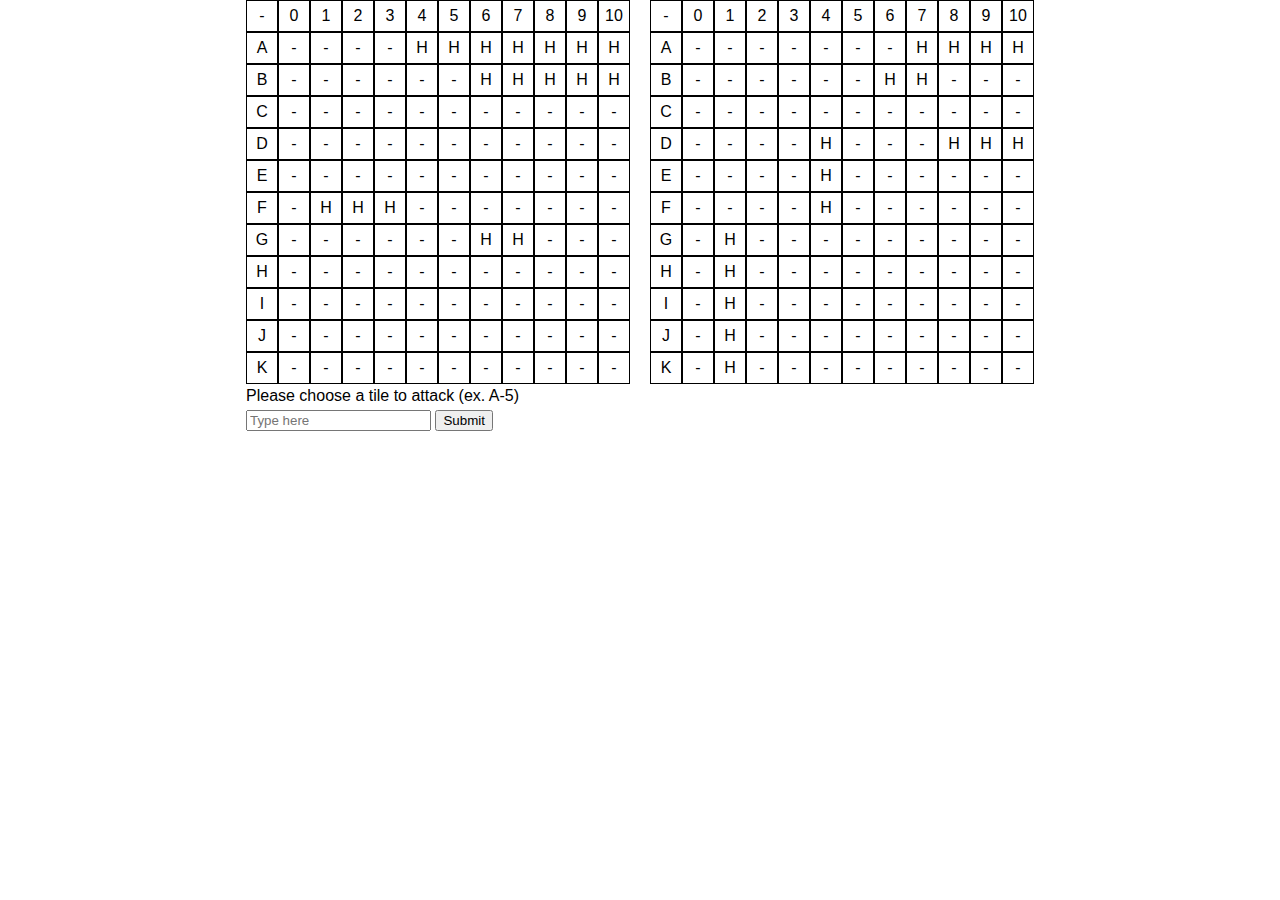
<file: index.html>
<!DOCTYPE html>
<!--[if lt IE 7]>      <html class="no-js lt-ie9 lt-ie8 lt-ie7"> <![endif]-->
<!--[if IE 7]>         <html class="no-js lt-ie9 lt-ie8"> <![endif]-->
<!--[if IE 8]>         <html class="no-js lt-ie9"> <![endif]-->
<!--[if gt IE 8]>      <html class="no-js"> <!--<![endif]-->
<html>

<head>
  <meta charset="utf-8" />
  <meta http-equiv="X-UA-Compatible" content="IE=edge" />
  <title>Archive Project</title>
  <meta name="description" content="" />
  <meta name="viewport" content="width=device-width, initial-scale=1" />
  <link rel="stylesheet" href="./src/css/base.css" />
  <!-- <link rel="stylesheet" href="./src/css/theme.css" />
  <link rel="stylesheet" href="./src/css/styles.css" /> -->
  <link rel="stylesheet" href="./battleship-src/battleship.css">

</head>

<body>
  <!--[if lt IE 7]>
      <p class="browsehappy">
        You are using an <strong>outdated</strong> browser. Please
        <a href="#">upgrade your browser</a> to improve your experience.
      </p>
    <![endif]-->

  <!--MENU SCREENS SECTION-->
  <!-- <section>
    <div id="loading-screen-container" class="screen-container absolute-center" data-animation="loadFadeOut">
      <div id="loading-screen" class="absolute-center" data-animation="loadSpin">
        <div data-animation="loadSpinReverse">
          <div data-animation="loadFadeInOut">Loading</div>
        </div>
      </div>
      <div id="loading-bar">
        <div id="loading-bar-inner" data-animation="loadBarRight"></div>
      </div>
    </div>

    <div id="main-menu" class="screen-container swap-screen-container absolute-center" data-animation="swapFadeIn">
      <div class="options-menu" data-animation="swapFadeRight">
        <div class="options-menu-header">
          <div>Main Menu</div>
        </div>
        <div class="options-menu-body">
          <ul class="options-menu-list">
            <li class="options-menu-link" data-link="games-menu">
              Games Menu
            </li>
            <li class="options-menu-link" data-link="apps-menu">Apps Menu</li>
            <li class="options-menu-link" data-link="cheatsheets-menu">
              Cheatsheets
            </li>
            <li class="options-menu-link" data-link="portfolio-menu">
              Portfolio
            </li>
          </ul>
        </div>
      </div>
    </div>

    <div id="games-menu" class="screen-container swap-screen-container absolute-center" data-animation="swapFadeIn">
      <div class="options-menu" data-animation="swapFadeRight">
        <div class="options-menu-header">
          <div>Games Menu</div>
        </div>
        <div class="options-menu-body">
          <ul class="options-menu-list">
            <li class="options-menu-link" data-link="main-menu">Main Menu</li>
            <li class="options-menu-link" data-link="battleship-game">
              Battleship
            </li>
            <li class="options-menu-link" data-link="rps-game">
              Rock Paper Scissors
            </li>
            <li class="options-menu-link" data-link="text-game">
              Text Based RPG
            </li>
          </ul>
        </div>
      </div>
    </div>

    <div id="apps-menu" class="screen-container swap-screen-container absolute-center" data-animation="swapFadeIn">
      <div class="options-menu" data-animation="swapFadeRight">
        <div class="options-menu-header">
          <div>Apps Menu</div>
        </div>
        <div class="options-menu-body">
          <ul class="options-menu-list">
            <li class="options-menu-link" data-link="main-menu">Main Menu</li>
            <li class="options-menu-link" data-link="to-do-app">To Do App</li>
            <li class="options-menu-link" data-link="">App2</li>
            <li class="options-menu-link" data-link="">App3</li>
          </ul>
        </div>
      </div>
    </div>


    <div id="cheatsheets-menu" class="screen-container swap-screen-container absolute-center"
      data-animation="swapFadeIn">
      <div class="options-menu" data-animation="swapFadeRight">
        <div class="options-menu-header">
          <div>Cheatsheets Menu</div>
        </div>
        <div class="options-menu-body">
          <ul class="options-menu-list">
            <li class="options-menu-link" data-link="main-menu">Main Menu</li>
            <li class="options-menu-link" data-link="git-hub">Git Hub</li>
            <li class="options-menu-link" data-link="css">CSS</li>
            <li class="options-menu-link" data-link="bash">Bash</li>
          </ul>
        </div>
      </div>
    </div>

    <div id="portfolio-menu" class="screen-container swap-screen-container absolute-center" data-animation="swapFadeIn">
      <div class="options-menu" data-animation="swapFadeRight">
        <div class="options-menu-header">
          <div>Portfolio Menu</div>
        </div>
        <div class="options-menu-body">
          <ul class="options-menu-list">
            <li class="options-menu-link" data-link="main-menu">Main Menu</li>
            <a class="options-menu-link" href="SaaS-Project.html">SaaS Project</a>
            <a class="options-menu-link" href="Code-Rad-Project.html">Code Rad Project</a>
            <a class="options-menu-link" href="Interactive-Website.html">Interactive Website</a>
            <a class="options-menu-link" href="Pokemon-Api.html">Pokemon Api</a>
          </ul>
        </div>
      </div>
    </div>
  </section> -->

  <!--Games Section-->
  <section>
    <div id="battleship-game" class="screen-container swap-screen-container active"
      data-animation="swapFadeIn">
        <div class="boards-container">
          <div id="player-1" class="battleship-container">
          </div>
          <div>
            <span id="player-1-grid-message">Message</span>
          </div>
          <input type="text" id="player-1-grid-prompt">
          <button id="player-1-button-prompt">Submit</button>
        </div>
        <div class="boards-container">
          <div id="computer" class="battleship-container">
          </div>
        </div>
       
    </div>
  </section>

  
  <!-- <script src="./src/js/index.js" async defer></script> -->
  <script src="./battleship-src/battleship.js"></script>
</body>

</html>
</file>
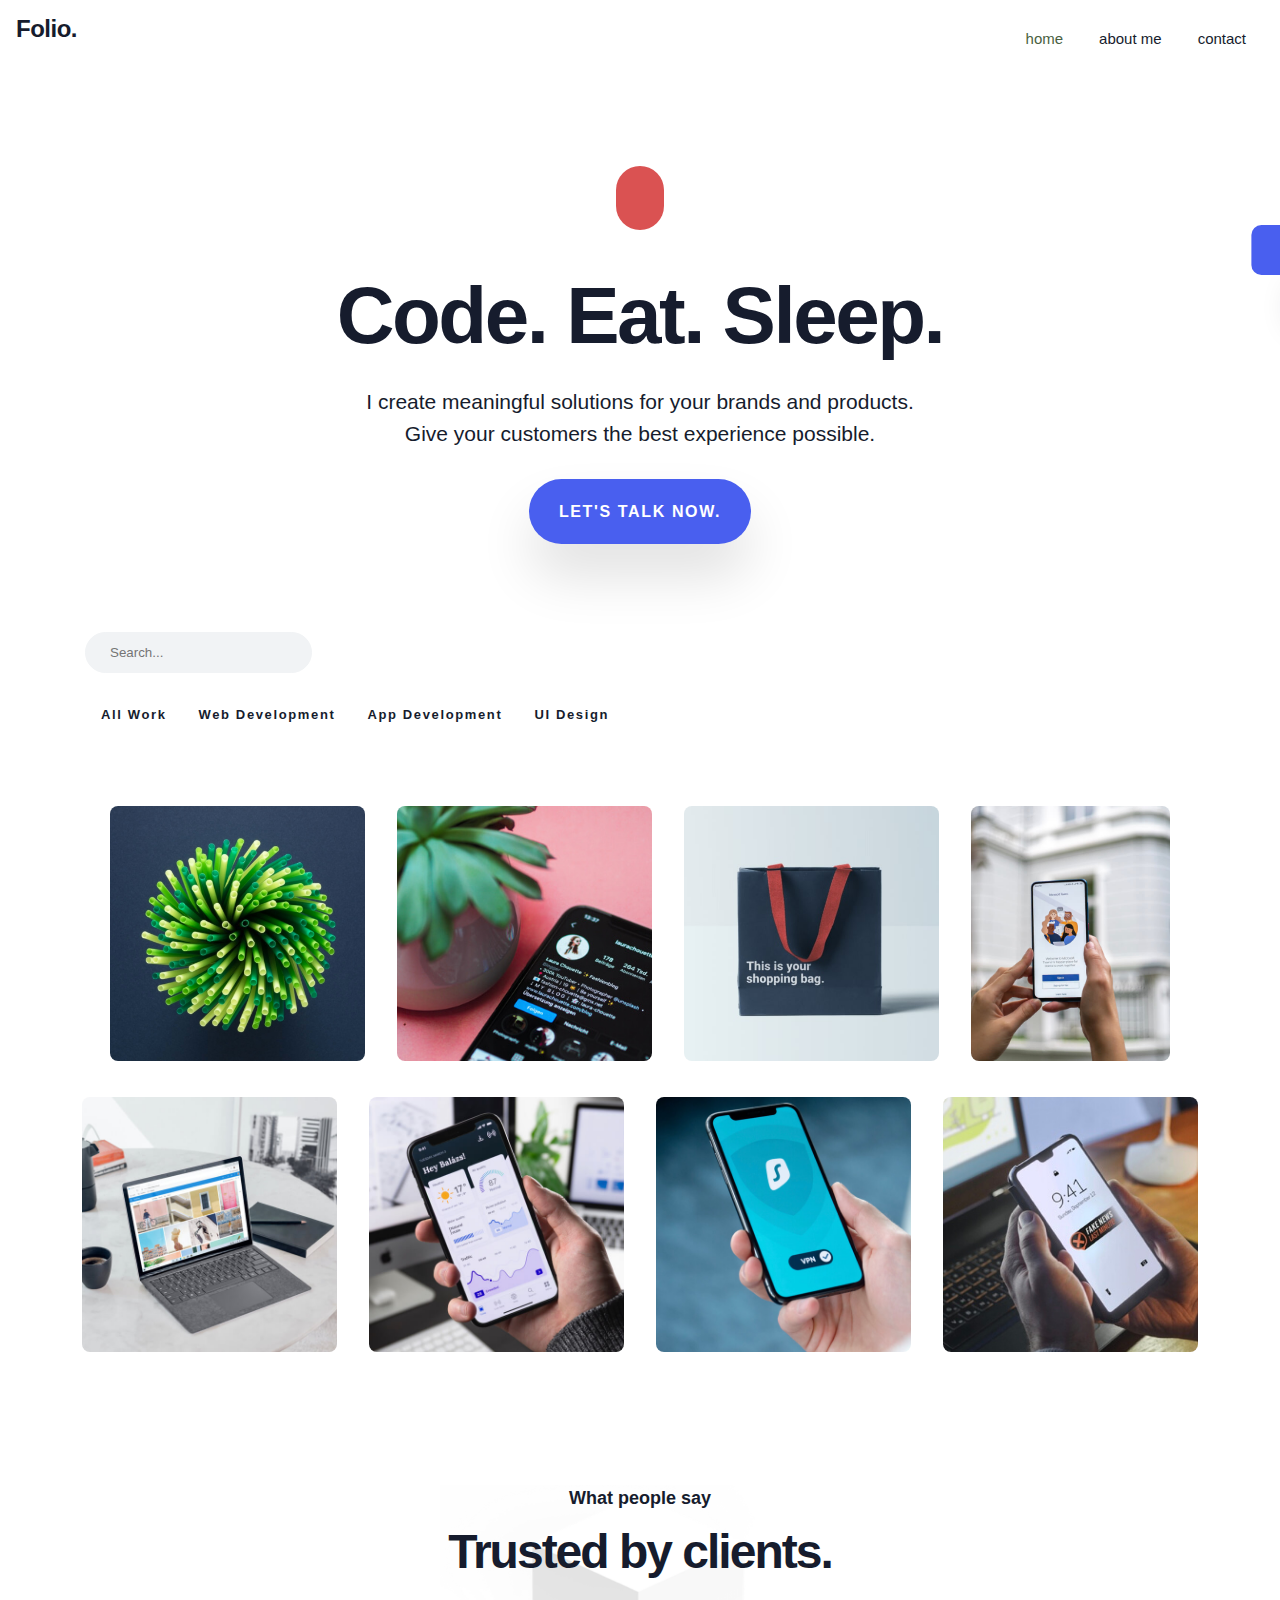
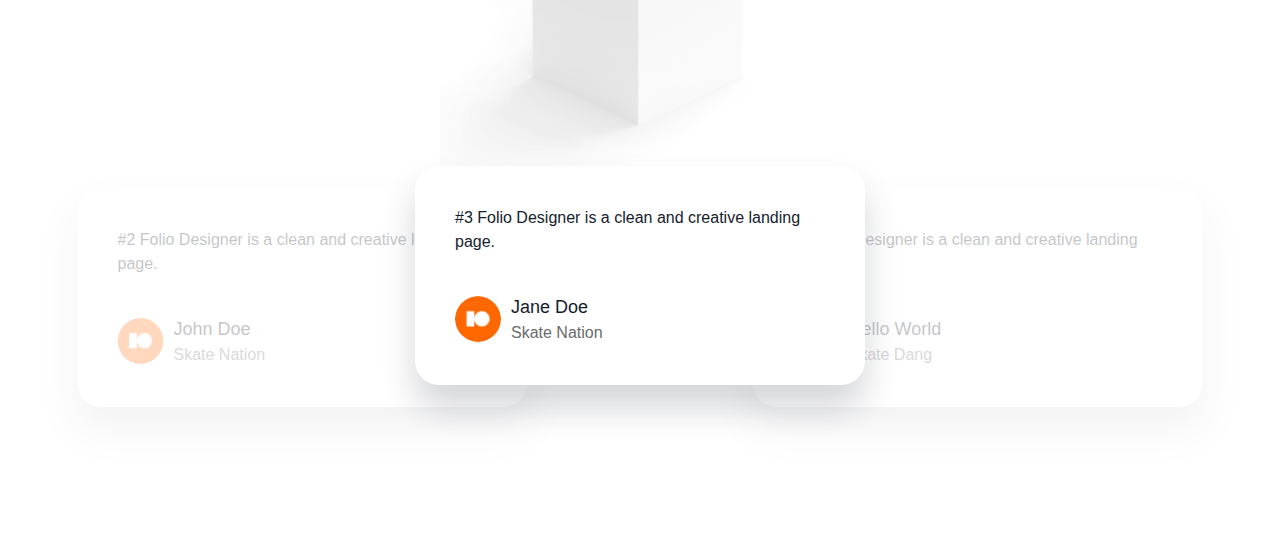
<file: Interactive-Website.html>
<!DOCTYPE html>
<!--[if lt IE 7]>      <html class="no-js lt-ie9 lt-ie8 lt-ie7"> <![endif]-->
<!--[if IE 7]>         <html class="no-js lt-ie9 lt-ie8"> <![endif]-->
<!--[if IE 8]>         <html class="no-js lt-ie9"> <![endif]-->
<!--[if gt IE 8]>      <html class="no-js"> <!--<![endif]-->
<html>
   <head>
      <meta charset="utf-8">
      <meta http-equiv="X-UA-Compatible" content="IE=edge">
      <title></title>
      <meta name="description" content="">
      <meta name="viewport" content="width=device-width, initial-scale=1">
      <link rel="stylesheet" href="https://cdnjs.cloudflare.com/ajax/libs/font-awesome/6.3.0/css/all.min.css" integrity="sha512-SzlrxWUlpfuzQ+pcUCosxcglQRNAq/DZjVsC0lE40xsADsfeQoEypE+enwcOiGjk/bSuGGKHEyjSoQ1zVisanQ==" crossorigin="anonymous" referrerpolicy="no-referrer" />
      <link rel="stylesheet" href="./Interactive-Website-Css/theme.css">
      <link rel="stylesheet" href="./Interactive-Website-Css/base.css">
      <link rel="stylesheet" href="./Interactive-Website-Css/styles.css">
      <link rel="stylesheet" href="./Interactive-Website-Css/pages.css">
   </head>
   <body>
      <!--[if lt IE 7]>
         <p class="browsehappy">You are using an <strong>outdated</strong> browser. Please <a href="#">upgrade your browser</a> to improve your experience.</p>
      <![endif]-->

      <!--Theme change panel-->
      <div class="theme-panel">
         <div class="theme-body">
            <span>Change Theme</span>
            <div class="btn-group">
               <button class="switcher-btn active" data-toggle="light">Light</button>
               <button class="switcher-btn" data-toggle="dark">Dark</button>
            </div>
            <button class="theme-tab">
               <i class="fas fa-chevron-left"></i>
            </button>
         </div>
      </div>

      <main class='site-wrapper'>
         <header class="site-header">
            <nav class="navbar"> 
               <div class='brand-logo'>
                  <a href='/'><h2>Folio.</h2></a>
               </div>
               <div class='navbar-nav'>
                  <ul class='ul-defaults-none main-menu'>
                     <a class = 'nav-item' href="index.html">Home</a>
                     <li class = 'nav-item' data-open="about">About Me</li>
                     <li class = 'nav-item' data-open="contact">Contact</li>
                  </ul>
               </div>
            </nav>
         </header>

         <!-- Hero Section -->
         <section class="hero-bg">
            <div class="container">
               <div class="hero-content">
                  <div class="code-icon">
                     <i class="fas fa-code"></i>
                  </div>
                  <h2 class="header-lg">Code. Eat. Sleep.</h2>
                  <div class="sub-header">
                     I create meaningful solutions for your brands and products.
                     <br>
                     Give your customers the best experience possible.
                  </div>
                  <div class="btn btn-primary round-pill">
                     <a href="#" data-open="contact">Let's talk now.</a>
                  </div>
               </div>
            </div>
         </section>

         <section class="portfolio-section">
            <div class="search-container container">
               <label for="search">
                  <input autocomplete="off" id="search" type="text" class="search-input" placeholder="Search...">
                  <i class="fas fa-search"></i>
               </label>
               <ul class="portfolio-filter-nav ul-defaults-none">
                  <li data-filter="all" class="filter-link">All Work</li>
                  <li data-filter="web" class="filter-link">Web Development</li>
                  <li data-filter="app" class="filter-link">App Development</li>
                  <li data-filter="ui" class="filter-link">UI Design</li>
               </ul>
            </div>

            <div class="portfolio-grid">

               <div class="portfolio-card" data-item="web" data-open="web-1">
                  <div class="card-body">
                     <img src="./Interactive-Website-Images/portfolio-1.jpg" alt="portfolio-icon">
                     <div class="card-popup-box">
                        <div>Web Development</div>
                        <h3>Food Website</h3>
                     </div>
                  </div>
               </div>

               <div class="portfolio-card" data-item="web" data-open="web-2">
                  <div class="card-body">
                     <img src="./Interactive-Website-Images/portfolio-2.jpg" alt="portfolio-icon">
                     <div class="card-popup-box">
                        <div>Web Development</div>
                        <h3>Skate Website</h3>
                     </div>
                  </div>
               </div>

               <div class="portfolio-card" data-item="web" data-open="web-3">
                  <div class="card-body">
                     <img src="./Interactive-Website-Images/portfolio-3.jpg" alt="portfolio-icon">
                     <div class="card-popup-box">
                        <div>Web Development</div>
                        <h3>Eating Website</h3>
                     </div>
                  </div>
               </div>

               <div class="portfolio-card" data-item="ui" data-open="ui-1">
                  <div class="card-body">
                     <img src="./Interactive-Website-Images/portfolio-4.jpg" alt="portfolio-icon">
                     <div class="card-popup-box">
                        <div>UI Design</div>
                        <h3>Cool Design</h3>
                     </div>
                  </div>
               </div>

               <div class="portfolio-card" data-item="app" data-open="app-1">
                  <div class="card-body">
                     <img src="./Interactive-Website-Images/portfolio-5.jpg" alt="portfolio-icon">
                     <div class="card-popup-box">
                        <div>App Development</div>
                        <h3>Game App</h3>
                     </div>
                  </div>
               </div>

               <div class="portfolio-card" data-item="app" data-open="app-2">
                  <div class="card-body">
                     <img src="./Interactive-Website-Images/portfolio-6.jpg" alt="portfolio-icon">
                     <div class="card-popup-box">
                        <div>App Development</div>
                        <h3>Gambling App</h3>
                     </div>
                  </div>
               </div>

               <div class="portfolio-card" data-item="app" data-open="app-3">
                  <div class="card-body">
                     <img src="./Interactive-Website-Images/portfolio-7.jpg" alt="portfolio-icon">
                     <div class="card-popup-box">
                        <div>App Development</div>
                        <h3>Money Website</h3>
                     </div>
                  </div>
               </div>

               <div class="portfolio-card" data-item="ui" data-open="ui-2">
                  <div class="card-body">
                     <img src="./Interactive-Website-Images/portfolio-8.jpg" alt="portfolio-icon">
                     <div class="card-popup-box">
                        <div>UI Design</div>
                        <h3>Fantastic Design</h3>
                     </div>
                  </div>
               </div>

            </div>
         </section>

         <section class="reviews">
            <div class="review-title">What people say</div>
            <h2 class="header-md">Trusted by clients.</h2>
            <div class="review-preview">
               <img src="./Interactive-Website-Images/cube.png" alt="cube">
            </div>

            <div class="review-carousel">

               <div class="review-item">
                  <div class="review-text">
                     #1 Folio Designer is a clean and creative landing page.
                  </div>
                  <div class="review-author">
                     <div class="avatar">
                        <img src="./Interactive-Website-Images/ava-1.jpg" alt="avatar">
                     </div>
                     <div class="details">
                        <div class="author-name">Jason Brewer</div>
                        <div class="company-name">Skate World Wide</div>
                     </div>
                  </div>
               </div>

               <div class="review-item">
                  <div class="review-text">
                     #2 Folio Designer is a clean and creative landing page.
                  </div>
                  <div class="review-author">
                     <div class="avatar">
                        <img src="./Interactive-Website-Images/ava-1.jpg" alt="avatar">
                     </div>
                     <div class="details">
                        <div class="author-name">John Doe</div>
                        <div class="company-name">Skate Nation</div>
                     </div>
                  </div>
               </div>

               <div class="review-item">
                  <div class="review-text">
                     #3 Folio Designer is a clean and creative landing page.
                  </div>
                  <div class="review-author">
                     <div class="avatar">
                        <img src="./Interactive-Website-Images/ava-1.jpg" alt="avatar">
                     </div>
                     <div class="details">
                        <div class="author-name">Jane Doe</div>
                        <div class="company-name">Skate Nation</div>
                     </div>
                  </div>
               </div>

               <div class="review-item">
                  <div class="review-text">
                     #4 Folio Designer is a clean and creative landing page.
                  </div>
                  <div class="review-author">
                     <div class="avatar">
                        <img src="./Interactive-Website-Images/ava-1.jpg" alt="avatar">
                     </div>
                     <div class="details">
                        <div class="author-name">Hello World</div>
                        <div class="company-name">Skate Dang</div>
                     </div>
                  </div>
               </div>

            </div>

            <div class="slide-ctrl-container">
               <button>
                  <i class="fas fa-arrow-left"></i>
               </button>
               <button>
                  <i class="fas fa-arrow-right"></i>
               </button>
            </div>

         </section>

         <!-- Modals -->
         <!-- About Page -->
         <div id="about" class="full-site-modal page-block" data-animation="zoomInOut">
            <div class="contianer-fluid">
               <header class="modal-header">
                  <h3>ABOUT PAGE</h3>
                  <i class="fas fa-times" data-close></i>
               </header>
               <div class="modal-body">
                  <div class="img-wrapper">
                     <img src="./Interactive-Website-Images/img4.jpg" alt="head shot">
                  </div>
                  <div class="about-text">
                     <h2 class="header-md">Justin Clemons</h2>
                     <p>Lorem ipsum dolor sit amet, consectetur adipiscing elit, sed do eiusmod tempor incididunt ut</p>
                     <p>Lorem ipsum dolor sit amet, consectetur adipiscing elit, sed do eiusmod tempor incididunt ut</p>
                     <div class="contact-me-block">
                        <div>Email Me:</div>
                        <a href="mailto:justin.fuzzygreenstuff@gmail.com">justin.fuzzygreenstuff@gmail.com</a>
                     </div>
                  </div>
               </div>
               <div class="marquee">
                  <ul class="marquee-content">
                     <li>
                        <i class="fab fa-github"></i>
                     </li>
                     <li>
                        <i class="fab fa-codepen"></i>
                     </li>
                     <li>
                        <i class="fab fa-react"></i>
                     </li>
                     <li>
                        <i class="fab fa-dev"></i>
                     </li>
                     <li>
                        <i class="fab fa-vuejs"></i>
                     </li>
                     <li>
                        <i class="fab fa-angular"></i>
                     </li>
                     <li>
                        <i class="fab fa-node"></i>
                     </li>
                     <li>
                        <i class="fab fa-aws"></i>
                     </li>
                     <li>
                        <i class="fab fa-docker"></i>
                     </li>
                     <li>
                        <i class="fab fa-android"></i>
                     </li>
                  </ul>
               </div>
            </div>
         </div>
   
         <!-- Contact Page Modal-->
         <div id='contact' class="full-site-modal page-block" data-animation="zoomInOut">
            <div class="container-fluid">
               <header class="modal-header">
                  <h3>Contact PAGE</h3>
                  <i class="fas fa-times" data-close></i>
               </header>
               <div class="modal-body">
                  <div class="contact-text">
                     <h2 class="header-md">Jason Brewer</h2>
                     <div>Have a project or question? Send me a message.</div>
                     <div>I will reply within 48 hours.</div>
                  </div>
                  <form action="" class="folio-form">
                     <input class="form-control" name="name" type="text" placeholder="Name">
                     <input class="form-control" name="email" type="email" placeholder="Email">
                     <input class="form-control" name="subject" type="text" placeholder="Subject">
                     <textarea name="message" cols="30" rows="3" placeholder="Write your message..."></textarea>
                     <input type="submit" value="Send" class="btn btn-primary round-pill form-control">
                  </form>
               </div>
            </div>
         </div>

         <!-- Popup Modals -->
         <div id="web-1" class="modal" data-animation="slideInOutTop">
            <div class="modal-dialog">
               <header class="modal-header">
                  <h3>Web Project 1</h3>
                  <i class="fas fa-times" data-close></i>
               </header>
               <div class="modal-body">
                  <div class="img-wrapper">
                     <img src="./Interactive-Website-Images/portfolio-1.jpg" alt="portfoio image">
                  </div>
                  <div class="text-wrapper">
                     <p>
                        <strong>
                           My first awesome website
                        </strong>
                     </p>
                     <p>
                        I create meaningful solutions for your brands and products.
                        Give your customers the best experience possible. 
                     </p>
                     <p>
                        I create meaningful solutions for your brands and products.
                        Give your customers the best experience possible. 
                     </p>
                  </div>
               </div>
            </div>
         </div>

         <div id="web-2" class="modal" data-animation="slideInOutTop">
            <div class="modal-dialog">
               <header class="modal-header">
                  <h3>Web Project 2</h3>
                  <i class="fas fa-times" data-close></i>
               </header>
               <div class="modal-body">
                  <div class="img-wrapper">
                     <img src="./Interactive-Website-Images/portfolio-2.jpg" alt="portfoio image">
                  </div>
                  <div class="text-wrapper">
                     <p>
                        <strong>
                           My first awesome website
                        </strong>
                     </p>
                     <p>
                        I create meaningful solutions for your brands and products.
                        Give your customers the best experience possible. 
                     </p>
                     <p>
                        I create meaningful solutions for your brands and products.
                        Give your customers the best experience possible. 
                     </p>
                  </div>
               </div>
            </div>
         </div>

         <div id="web-3" class="modal" data-animation="slideInOutTop">
            <div class="modal-dialog">
               <header class="modal-header">
                  <h3>Web Project 3</h3>
                  <i class="fas fa-times" data-close></i>
               </header>
               <div class="modal-body">
                  <div class="img-wrapper">
                     <img src="./Interactive-Website-Images/portfolio-3.jpg" alt="portfoio image">
                  </div>
                  <div class="text-wrapper">
                     <p>
                        <strong>
                           My first awesome website
                        </strong>
                     </p>
                     <p>
                        I create meaningful solutions for your brands and products.
                        Give your customers the best experience possible. 
                     </p>
                     <p>
                        I create meaningful solutions for your brands and products.
                        Give your customers the best experience possible. 
                     </p>
                  </div>
               </div>
            </div>
         </div>

         <div id="app-1" class="modal" data-animation="slideInOutTop">
            <div class="modal-dialog">
               <header class="modal-header">
                  <h3>App Project 1</h3>
                  <i class="fas fa-times" data-close></i>
               </header>
               <div class="modal-body">
                  <div class="img-wrapper">
                     <img src="./Interactive-Website-Images/portfolio-4.jpg" alt="portfoio image">
                  </div>
                  <div class="text-wrapper">
                     <p>
                        <strong>
                           My first awesome website
                        </strong>
                     </p>
                     <p>
                        I create meaningful solutions for your brands and products.
                        Give your customers the best experience possible. 
                     </p>
                     <p>
                        I create meaningful solutions for your brands and products.
                        Give your customers the best experience possible. 
                     </p>
                  </div>
               </div>
            </div>
         </div>

         <div id="app-2" class="modal" data-animation="slideInOutTop">
            <div class="modal-dialog">
               <header class="modal-header">
                  <h3>App Project 2</h3>
                  <i class="fas fa-times" data-close></i>
               </header>
               <div class="modal-body">
                  <div class="img-wrapper">
                     <img src="./Interactive-Website-Images/portfolio-5.jpg" alt="portfoio image">
                  </div>
                  <div class="text-wrapper">
                     <p>
                        <strong>
                           My first awesome website
                        </strong>
                     </p>
                     <p>
                        I create meaningful solutions for your brands and products.
                        Give your customers the best experience possible. 
                     </p>
                     <p>
                        I create meaningful solutions for your brands and products.
                        Give your customers the best experience possible. 
                     </p>
                  </div>
               </div>
            </div>
         </div>

         <div id="app-3" class="modal" data-animation="slideInOutTop">
            <div class="modal-dialog">
               <header class="modal-header">
                  <h3>App Project 3</h3>
                  <i class="fas fa-times" data-close></i>
               </header>
               <div class="modal-body">
                  <div class="img-wrapper">
                     <img src="./Interactive-Website-Images/portfolio-6.jpg" alt="portfoio image">
                  </div>
                  <div class="text-wrapper">
                     <p>
                        <strong>
                           My first awesome website
                        </strong>
                     </p>
                     <p>
                        I create meaningful solutions for your brands and products.
                        Give your customers the best experience possible. 
                     </p>
                     <p>
                        I create meaningful solutions for your brands and products.
                        Give your customers the best experience possible. 
                     </p>
                  </div>
               </div>
            </div>
         </div>

         <div id="ui-1" class="modal" data-animation="slideInOutTop">
            <div class="modal-dialog">
               <header class="modal-header">
                  <h3>UI Project 1</h3>
                  <i class="fas fa-times" data-close></i>
               </header>
               <div class="modal-body">
                  <div class="img-wrapper">
                     <img src="./Interactive-Website-Images/portfolio-7.jpg" alt="portfoio image">
                  </div>
                  <div class="text-wrapper">
                     <p>
                        <strong>
                           My first awesome website
                        </strong>
                     </p>
                     <p>
                        I create meaningful solutions for your brands and products.
                        Give your customers the best experience possible. 
                     </p>
                     <p>
                        I create meaningful solutions for your brands and products.
                        Give your customers the best experience possible. 
                     </p>
                  </div>
               </div>
            </div>
         </div>

         <div id="ui-2" class="modal" data-animation="slideInOutTop">
            <div class="modal-dialog">
               <header class="modal-header">
                  <h3>UI Project 2</h3>
                  <i class="fas fa-times" data-close></i>
               </header>
               <div class="modal-body">
                  <div class="img-wrapper">
                     <img src="./Interactive-Website-Images/portfolio-8.jpg" alt="portfoio image">
                  </div>
                  <div class="text-wrapper">
                     <p>
                        <strong>
                           My first awesome website
                        </strong>
                     </p>
                     <p>
                        I create meaningful solutions for your brands and products.
                        Give your customers the best experience possible. 
                     </p>
                     <p>
                        I create meaningful solutions for your brands and products.
                        Give your customers the best experience possible. 
                     </p>
                  </div>
               </div>
            </div>
         </div>

         

      </main>


      
      <script src="./Interactive-Website-Js/main.js" async defer></script>
      <!-- <script src="js/carousel.js" async defer></script> -->
   </body>
</html>
</file>
<file: src/css/base.css>
:root {
    --size-5:0.313rem;
    --size-8:0.5rem;
    --size-12:0.75rem;
    --size-16:1rem;
    --size-20:1.25rem;
    --size-34:2.125rem;
    --size-50:3.12rem;
    --size-100:6.25rem;
    --size-130:8.12rem;
    --loading-screen-delay:4s;
}

section, 
footer,
main,
nav { display: block }

*, *::before *::after { box-sizing: border-box; }

body {
    margin:0;
    font-size:1rem;
    font-family:sans-serif;
    font-weight:400;
    line-height:1.5;
    text-align:left;
    overflow-x:hidden;
}

a {
    color:var(--color-text);
    text-decoration:none;
}

button { outline:none; }

.container {
    width:100%;
    padding-left:15px;
    padding-right:15px;
    margin-left:auto;
    margin-right:auto;
    max-width:1140px;
}

ul {
    list-style:none;
    margin:0;
    padding:0;
}

.absolute-center {
    display:flex;
    justify-content: center;
    align-items: center;
}
</file>
<file: src/css/theme.css>
:root {
    --color-text:#333;
}
</file>
<file: src/css/styles.css>
body {
  background-color: #000;
}

/* Loading Screen Section */
#loading-screen-container {
  color: #fff;
  font-size: 2em;
  flex-direction: column;
  justify-content:center;
  align-items:center;
  z-index:1;
  animation-delay: var(--loading-screen-delay);
}

#loading-screen {
  border: 3px solid #fff;
  min-height:200px;
  min-width: 200px;
  border-radius: 50%;
  letter-spacing: 1.6px;
  border-right-color: transparent;
  border-left-color: transparent;
}

#loading-bar {
  border: 1px solid #fff;
  width: 200px;
  height: 6px;
  margin-top: var(--size-34);
  border-radius: var(--size-16);
  overflow: hidden;
}

#loading-bar-inner {
  height: 100%;
  background-color: #fff;
  width: 0%;
}

.screen-container {
  position:absolute;
  top:0;
  left:0;
  right:0;
  bottom:0;
}

.swap-screen-container {
  visibility:hidden;
  opacity:0;
  transition: all linear .4s;
}

.swap-screen-container.active {
  visibility:visible;
  opacity:1
}

.swap-screen-container .options-menu {
  width:500px;
  border:1px solid rgba(255,255,255,0.6);
  box-shadow:1px 0px 24px rgba(255,255,255,0.6);
  border-radius:10px;
  background-color: #0093E9;
  background-image: linear-gradient(160deg, #0093E9 0%, #80D0C7 100%);
  text-shadow:1px 0px 5px rgb(0,0,0);
  overflow:hidden;
  transform:translate(-50%);
  transition:all linear 0.3s;
  visibility:hidden;
  opacity:0;
}

.swap-screen-container.active .options-menu {
  transform:translate(0);
  visibility: visible;
  opacity:1;
}

.swap-screen-container .options-menu-link,
.swap-screen-container .back-menu {
  color:white;
}

.options-menu-header {
  text-align:center;
  border-bottom:1px solid #fff;
  box-shadow:1px 0px 8px rgba(255,255,255,0.6);
  padding: 12px 0;
  font-size:var(--size-20);
  letter-spacing:2px;
  margin-bottom:10px;
}

.options-menu-list .options-menu-link {
  height:50px;
  border:1px solid black;
  border-left:transparent;
  border-right:transparent;
  border-bottom:transparent;
  width:150px;
  text-align:right;
  position:relative;
  line-height:50px;
  padding-right:50px;
  padding-left:200px;
  background-color: #0b80c9;
  transition:padding 0.8s, width 0.6s;
  transform:translate(-120%);
  display:block;
}

.swap-screen-container.active .options-menu-list .options-menu-link {
  animation:slideRightBack 1.2s forwards;
}

.options-menu-list .options-menu-link:hover {
  cursor:pointer;
  width:200px;
}

.options-menu-list .options-menu-link:after {
  content:'';
  position:absolute;
  width:0px;
  height:0px;
  border:26px solid;
  right:0;
  transform:translate(100%);
  border-color: transparent transparent transparent #0b80c9;
}

[data-animation="loadFadeOut"] {
  animation: loadFadeOut 0.8s linear forwards;
}

[data-animation="loadSpin"] {
  animation: loadSpin 2.2s ease infinite;
}

[data-animation="loadSpinReverse"] {
  animation: loadSpinReverse 2.2s ease infinite;
}

[data-animation="loadBarRight"] {
  animation: loadBarRight 3s ease forwards;
}

[data-animation="loadFadeInOut"] {
  animation: loadFadeInOut 1.6s ease-in-out infinite;
}

@keyframes loadFadeOut {
  to {
    visibility: hidden;
    opacity: 0;
  }
}

@keyframes loadSpin {
  to {
    transform: rotate(360deg);
  }
}

@keyframes loadSpinReverse {
  to {
    transform: rotate(-360deg);
  }
}

@keyframes loadFadeInOut {
  0% {
    opacity: 1;
  }
  50% {
    opacity: 0;
  }
  100% {
    opacity: 1;
  }
}

@keyframes loadBarRight {
  to {
    width: 100%;
  }
}

@keyframes swapFadeIn {
  to {
    visibility:visible;
    opacity:1;
  }
}

@keyframes swapFadeRight {
  to {
    transform:translateX(0);
  }
}

@keyframes slideRightBack {
  0% {
    transform:translate(-120%);
  }
  50% {
    transform:translate(0);
  }
  100% {
    transform:translate(0);
    padding-left:0;
  }
}
</file>
<file: battleship-src/battleship.css>
.board-header {
   padding-left:12px;
}

#player-1 {
   /* width:380px; */
   margin-right:20px;
}

#battleship-game {
   display:flex;
   flex-wrap:no-wrap;
   justify-content:center;
}

.cell-row {
   display:flex;
}

.cell-row div {
   width:30px;
   height:30px;
   border:1px solid black;
   display:flex;
   justify-content:center;
   align-items:center;
}
</file>
<file: Interactive-Website-Css/theme.css>
:root {
   --bg: #fff;
   --bg-panel: #fff;
   --color-headings: #161c2d;
   --color-text-opacity: rgba(22,28,45, 0.7);
   --color-text:#161c2d;
   --color-text-base:#161c2d;
   --border:#383f53;
}

[data-theme="light"] .hero-bg {
   background-image:url("../assets/images/hero-pattern.webp");
   background-position:center;
   background-repeat:no-repeat;
   background-size:cover;
}

[data-theme="dark"] {
   --bg: #171a23;
   --bg-panel: #f1f1f1;
   --color-headings: #fff;
   --color-text-opacity: rgba(255,255,255, 0.7);
   --color-text:#fff;
   --color-text-base:#161c2d;
   --border:#ced4da;
}
</file>
<file: Interactive-Website-Css/base.css>
:root {
   --marquee-width:80vw;
   --marquee-height:15vh;
   --marquee-elms-displayed: 5;
   --marquee-elm-width:calc(var(--marquee-width) / var(--marquee-elms-displayed));
   --marquee-duration-animation:calc(var(--marquee-elms) * 3s);
}

section, 
footer, 
header,
main,
nav {
   display:block;
}

*, *::before, *::after {
   box-sizing: border-box;
}

body {
   margin:0;
   font-family: 'Inter', sans-serif;
   font-size: 1rem;
   font-weight:400;
   line-height:1.5;
   color:var(--color-text);
   background-color: var(--bg);
   text-align:left;
}

a {
   color: #495f3f;
   text-decoration:none;
   background-color:transparent;
}

h1,
h2,
h3,
h4 {
   color: var(--color-headings);
   margin-top: 0.25rem;
   margin-bottom: 0.5rem;
}

p { margin-top: 0;}

button { outline: none; }

.container,
.container-fluid {
   width: 100%;
   padding-left: 15px;
   padding-right: 15px;
   margin-left: auto;
   margin-right: auto;
}

.container { max-width: 1140px; }

.ul-defaults-none {
   list-style: none;
   margin: 0;
   padding: 0;
}

.btn {
   font-weight:700;
   min-width: 175px;
   display:inline-flex;
   align-items:center;
   justify-content:center;
   text-transform:uppercase;
   letter-spacing:1.63px;
   transition:0.4s;
   height:65px;
   padding-left:30px;
   padding-right:30px;
   box-shadow:0 32px 54px rgba(3, 3, 3, 0.12);
}

.btn:not(:disabled):not(.disabled),
button:not(:disabled):not(.disabled) {
   cursor:pointer;
}

.btn-primary,
.btn-primary a {
   color:#fff;
   background-color:#495fef;
   border-color:#495fef;
}

.round-pill {
   border-radius:50rem;
}

.header-lg {
   font-size:5rem;
   letter-spacing: -2.5px;
   line-height: 1.05;
}

.header-md {
   font-size: 3rem;
   letter-spacing: -2px;
}

.sub-header {
   font-size:1.3125rem;
   line-height:1.5;
   padding-top: 1.25rem;
   padding-bottom:1.875rem;
}
</file>
<file: Interactive-Website-Css/styles.css>
.navbar {
   display: flex;
   flex-flow: nowrap;
   padding: 0.5rem 1rem;
   width:100%;
}

.brand-logo a h2 {
   font-size: 1.5rem;
   letter-spacing: -0.5px;
   line-height: 1.42;
}

.main-menu { display: flex; }

.theme-panel {
   position:fixed;
   right:0;
   top:25%;
   z-index:100;
   transition:0.4s;
   transform:translateX(100%);
}

.theme-panel.open {
   transform:translateX(0);
}

.theme-body {
   background-color:#495fef;
   border:transparent;
   max-width:185px;
   padding:15px 13px;
   text-align:center;
   border-bottom-left-radius:25px;
   position:relative;
}

.theme-body > span {
   color:#fff;
   font-size:13px;
   font-weight:700;
   letter-spacing:-0.09px;
   line-height:26px;
   padding-bottom:8px;
   display:inline-flex;
}

.theme-body .btn-group {
   box-shadow: 0 12px 34px rgba(22,28,45,0.2);
   border-radius:33px;
   background-color:#fff;
   overflow:hidden;
   display:flex;
   max-width:153px;
   justify-content:space-between;
}

.theme-body .btn-group .switcher-btn {
   background-color:transparent;
   border:none;
   width:50%;
   font-size:11px;
   font-weight:700;
   height:42px;
   padding-left:15px;
   padding-right:15px;
   letter-spacing:1.4px;
   text-transform:uppercase;
}

.theme-body .btn-group .switcher-btn.active {
   background-color:#ced4e7;
}

.theme-body .theme-tab {
   position:absolute;
   top:0;
   transform:translateX(-100%);
   display:flex;
   align-items:center;
   justify-content:center;
   width:30px;
   height:50px;
   border:none;
   background-color:#495fef;
   color:#fff;
   border-bottom-left-radius:10px;
   border-top-left-radius:10px;
   left:1px;
}

.theme-tab i {
   font-size:1rem;
   transition: 0.4s;
   pointer-events:none;
}

.theme-panel.open .theme-tab i {
   transform:scaleX(-1);
}

.navbar .navbar-nav {
   margin-left:auto;
}

.main-menu .nav-item {
   padding: 18px;
   font-size: 15px;
   line-height:26px;
   cursor:pointer;
   text-transform:lowercase;
}

.hero-content {
   text-align:center;
   padding:5.5rem 0rem;
}

.code-icon {
   background-color:#da5252;
   color:var(--color-text);
   padding:1.25rem 1.5rem;
   border-radius:50rem;
   display:inline-block;
   margin-bottom:2.5rem;
   text-align:center;
}

.code-icon .fa-code {
   font-size:2rem;
   display:inline-block;
   line-height:1.5;
}

.search-container label {
   position:relative;
   display:inline-flex;
   align-items:center;
}

.search-input {
   padding: 0.75rem 1.5rem;
   background-color:#f1f3f5;
   border:1px solid #f1f3f5;
   border-radius: 50rem;
}

.search-input:focus {
   outline: none;
   border-color:#4dabf7;
   box-shadow: inset 0 1px 1px rgba(0,0,0,0.0125), 0 0 8px rgba(34,139,230,0.5);
}

.search-container .fa-search {
   position:absolute;
   right:10px;
}

.portfolio-grid {
   max-width:1400px;
   width:100%;
   margin: 0 auto;
}

.portfolio-filter-nav {
   display:flex;
   flex-wrap:wrap;
   padding:2rem 0;
}

.portfolio-filter-nav .filter-link {
   padding:0 1rem;
   font-size:0.8125rem;
   line-height:1.6;
   letter-spacing:1.63px;
   font-weight:700;
}

.portfolio-filter-nav .filter-link:hover {
   cursor:pointer;
}

.portfolio-filter-nav .filter-link.active {
   color:#495fef;
}

.portfolio-grid {
   display:flex;
   flex-wrap:wrap;
   padding:3rem 1rem;
   justify-content:center;
}

.portfolio-card {
   position:relative;
   margin:0 1rem 1.85rem;
   max-width:255px;
}

.card-body img {
   width:100%;
   height:255px;
   object-fit:cover;
   border-radius:8px;
}

.card-popup-box {
   position:absolute;
   bottom:0;
   left:20px;
   right:20px;
   transition:0.4s;
   z-index:1;
   padding:1.25rem 1.875rem;
   opacity:0;
}

.card-popup-box:before {
   position:absolute;
   content:"";
   background: var(--bg);
   top:0;
   left:0;
   right:0;
   bottom:0;
   z-index:-1;
   border-radius:5px;
   opacity:0.8;
}

.portfolio-card:hover .card-popup-box {
   bottom:20px;
   opacity:1;
   cursor:pointer;
}

.card-popup-box div {
   color:var(--color-text-opacity);
   font-size:0.8125rem;
   line-height:1.6;
   letter-spacing:1.63px;
   padding-bottom:0.5rem;
   font-weight:700;
   text-transform:uppercase;
   pointer-events:none;
}

.card-popup-box h3 {
   pointer-events:none;
   color:var(--color-heading);
   font-size:1.3125rem;
   letter-spacing:-0.5px;
   font-weight:700;
   margin-bottom:0;
}

.reviews {
   text-align:center;
   position:relative;
   margin:3rem 0;
   overflow:hidden;
}

.reviews .review-title {
   font-size:18px;
   font-weight:600;
}

.review-preview {
   max-width:400px;
   margin:0 auto;
   position:absolute;
   left:0;
   right:0;
   top:-3rem;
   z-index:-1;
   opacity:0.5;
}

.review-preview img {
   width:100%;
}

.review-carousel {
   display:flex;
   justify-content:center;
   height:250px;
   margin:200px 0 50px 0;
   pointer-events:none;
}

.review-carousel .review-item {
   background:var(--bg-panel);
   color:var(--color-text-base);
   max-width:450px;
   padding: 2.5rem;
   border-radius:24px;
   width:100%;
   box-shadow:0 22px 34px rgba(22,28,45, 0.18);
   transition:all 0.3s ease-in-out;
   position:absolute;
   opacity:0;
   z-index:-1;
}

.review-carousel .review-item.active {
   transform:translate(0, -10%);
   z-index:10;
   opacity:1;
}

.review-carousel .review-item.previous,
.review-carousel .review-item.next {
   opacity:0.25;
}

.review-carousel .review-item.previous {
   transform:translateX(-75%);
}

.review-carousel .review-item.next {
   transform:translateX(75%);
}

.review-item .review-text {
   padding-bottom:2.5rem;
   text-align:left;
}

.review-item .review-author {
   display:flex;
   text-align:left;
   align-items:center;
}

.review-author .avatar {
   width:46px;
   height:46px;
   margin-right:10px;
}

.avatar img {
   width:100%;
   border-radius:50%;
}

.review-author .details div:nth-child(1) {
   font-size:18px;
   line-height:1.5;
}

.review-author .details div:nth-child(2) {
   color:#6b6b6b;
}


.slide-ctrl-container {
   margin-top:50px;
}

.slide-ctrl-container button {
   background:none;
   border:none;
   outline:none;
   color:var(--color-text);
   font-size:32px;
   transition:all 0.3s ease-in-out;
   opacity:0.75;
}

.slide-ctrl-container button:hover {
   opacity:1;
}

.slide-ctrl-container button:nth-child(1) {
   padding-right:10px;
}

.slide-ctrl-container button:nth-child(2) {
   padding-left:10px;
}

.modal {
   display:flex;
   justify-content:center;
   align-items:center;
   background:rgba(0,0,0,0.8);
   z-index:1000;
   cursor:pointer;
}


.modal-dialog {
   max-width:800px;
   max-height:80vh;
   background:var(--bg-panel);
   color:var(--color-text-base);
   overflow:hidden;
   padding:1.25rem 1.85rem;
   border-radius:5px;
   cursor:default;
}


.modal,
.full-site-modal {
   position:fixed;
   top:0;
   bottom:0;
   left:0;
   right:0;
   padding:1rem;
   z-index:99;
   transition: all 0.35s ease-in;
   visibility:hidden;
   opacity:0;
}

.modal-header {
   display:flex;
   padding-bottom:1rem;
   justify-content:space-between;
}

.modal-header .fa-times {
   font-size:1.5rem;
   transition:all 0.5s ease-in;
}

.modal-header .fa-times:hover {
   transform: scale(1.1);
   cursor:pointer;
}

.full-site-modal.is-visible,
.modal.is-visible {
   visibility:visible;
   opacity:1;
}

.modal-body {
   display:flex;
   align-items:center;
}

.modal-body .img-wrapper {
   max-width:200px;
   margin-right:.75rem;
}

.modal-body .img-wrapper img {
   width:100%;
   border-radius:8px;
   object-fit:cover;
   height:200px;
}

[data-animation="zoomInOut"].full-site-modal {
   transform:scale(0.2);
}

[data-animation="slideInOutTop"] .modal-dialog {
   opacity:0;
   transform:translateY(-100%);
   transition: all 0.5s;
}

[data-animation="slideInOutTop"].is-visible .modal-dialog {
   opacity:1;
   transition-delay: 0.2s;
}

[data-animation="slideInOutTop"].is-visible .modal-dialog,
[data-animation="zoomInOut"].full-site-modal.is-visible {
   transform:none;
}
</file>
<file: Interactive-Website-Css/pages.css>
.page-block {
   background: var(--bg);
}

#about .modal-body,
#contact .modal-body {
   padding:2rem;
   flex-wrap:wrap;
}

#about .img-wrapper {
   flex:1;
   text-align:center;
   max-width:initial;
   margin-right:0;
}

#about .img-wrapper img {
   max-width:200px;
   border-radius:50%;
}

#about .about-text {
   flex:1;
}

#about .about-text p
#about .about-text .contact-me-block {
   font-size:1.2rem;
}


#contact .modal-body {
   display:block;
}

#contact .folio-form .form-control {
   display:block;
}

#contact .contact-text {
   padding-bottom:3.5rem;
}

#contact .folio-form input {
   border-top:0;
   border-left:0;
   border-right:0;
   max-width:500px;
   width:100%;
   color:var(--color-text);
   padding: 0 0 5px 0;
   line-height:26px;
   margin-bottom:40px;
   border-bottom:1px solid var(--border);
   outline:none;
   background:transparent;
}


.marquee {
   width:var(--marquee-width);
   height:var(--marquee-height);
   overflow:hidden;
   position:relative;
   margin:50px auto;
}

.marquee .marquee-content {
   list-style:none;
   display:flex;
   height:100%;
   animation:scrolling var(--marquee-duration-animation) linear infinite;
}

.marquee-content li {
   width:var(--marquee-elm-width);
   display:flex;
   justify-content:center;
   align-items:center;
   max-height:100%;
   white-space:nowrap;
   flex-shrink:0;
   font-size:calc(var(--marquee-height) * 3 / 4);
}

.marquee:before,
.marquee:after {
   position:absolute;
   content:"";
   height:100%;
   top:0;
   z-index:1;
   width:10rem;
}

.marquee:before {
   left:0;
   background:linear-gradient(to right, var(--bg) 0%, transparent 100%);
}

.marquee:after {
   right:0;
   background:linear-gradient(to left, var(--bg) 0%, transparent 100%);
}

@keyframes scrolling {
   0% { transform:translateX(0); }
   100% { transform:translateX(calc(-1 * var(--marquee-elm-width) * var(--marquee-elms))); }
}

@media (max-width:991px) {
   #about .img-wrapper,
   #about .about-text {
      flex: initial;
      margin:0 auto;
   }
   
   .page-block {
      text-align:center;
   }
}

@media (max-width:768px) {
   :root {
      --marquee-width:100%;
      --marquee-elms-displayed:3;
   }

   .marquee:before,
   .marquee:after {
      width:5rem;
   }
}

@media (max-width:450px) {
   :root {
      --marquee-elms-displayed:2;
   }
}
</file>
